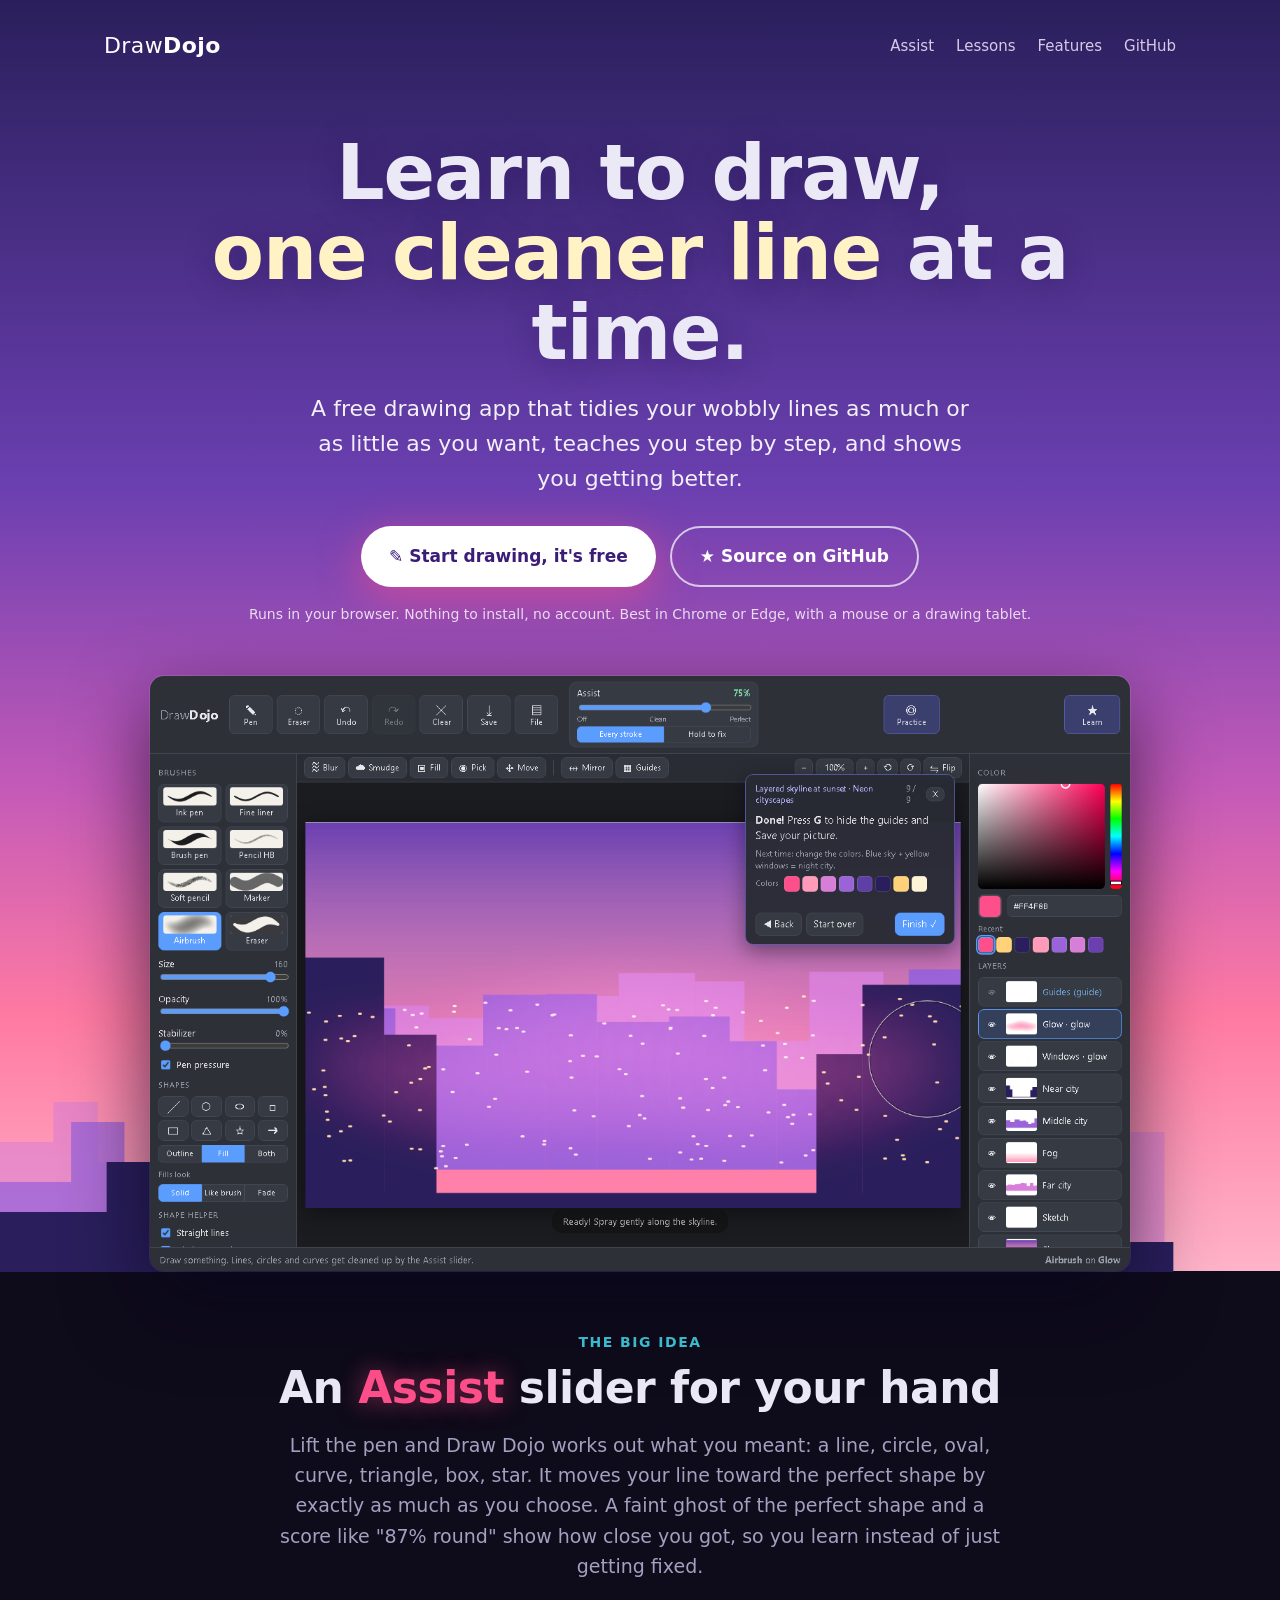
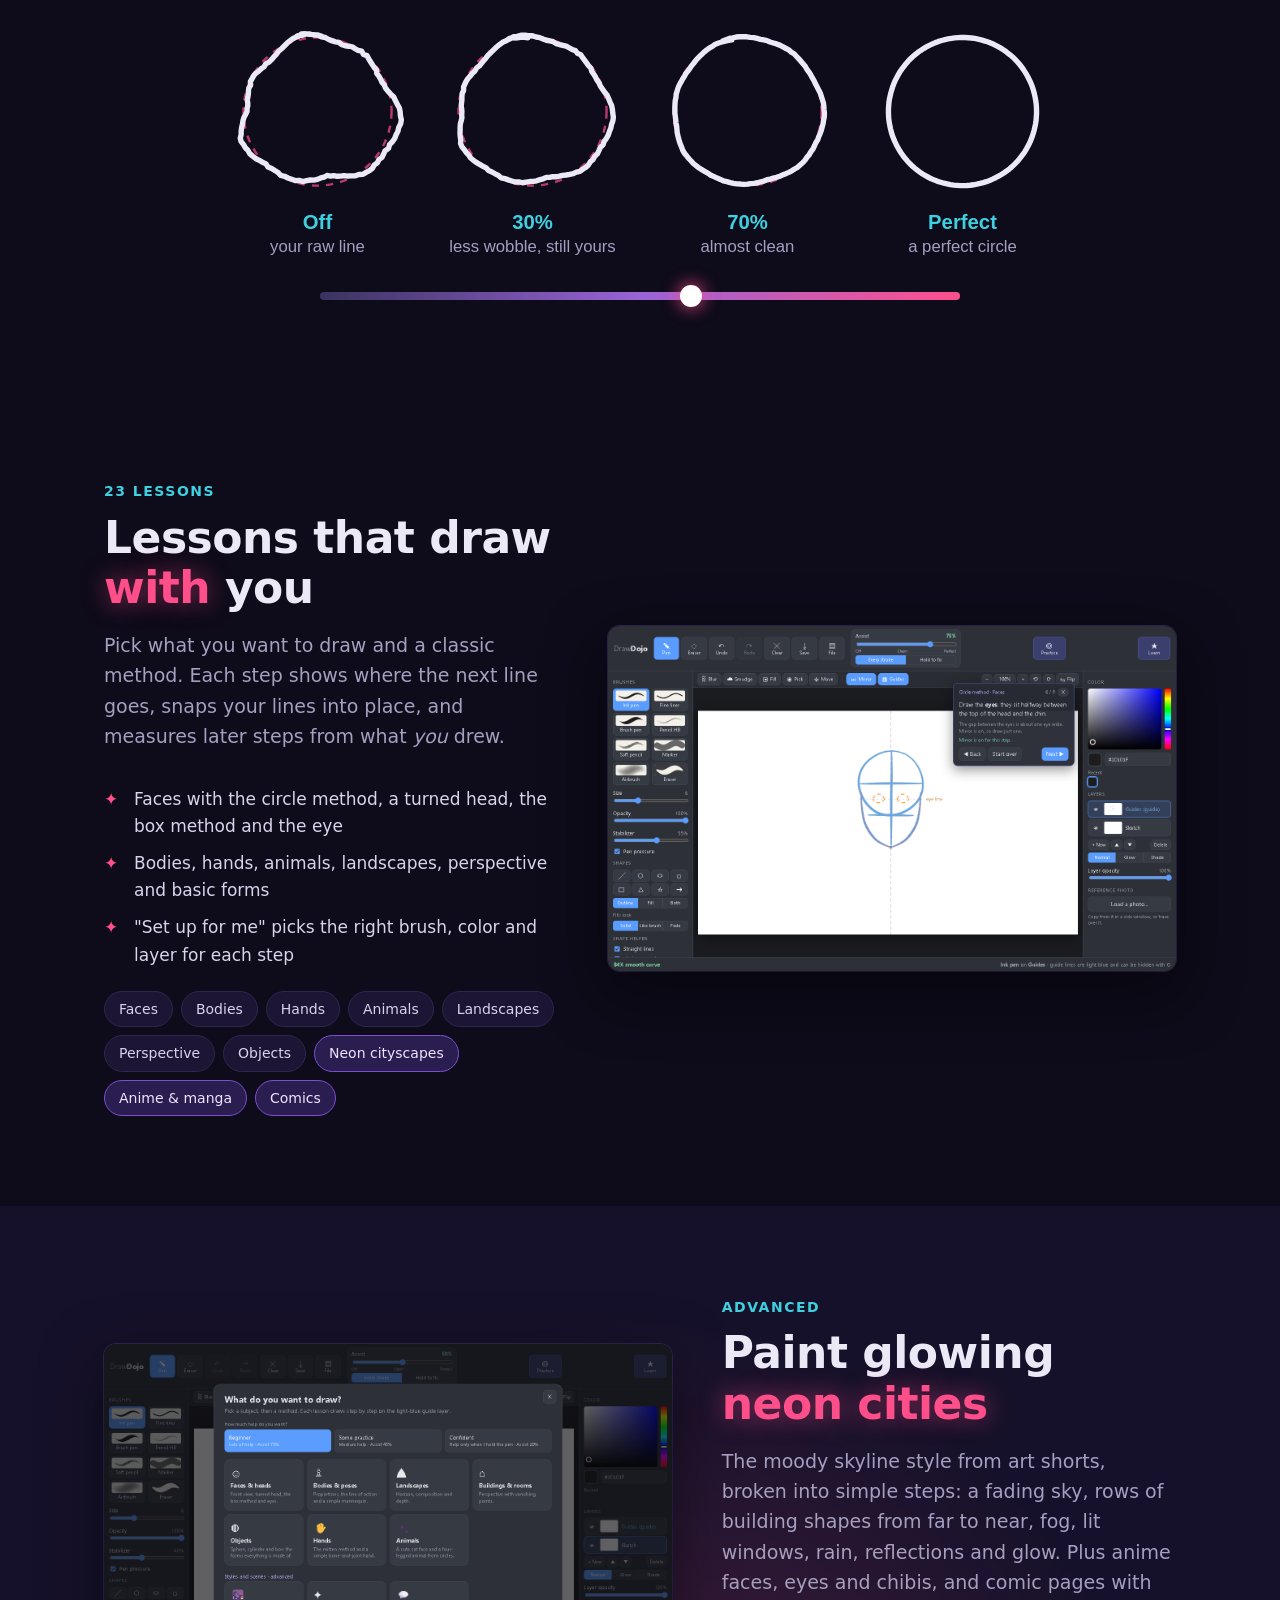
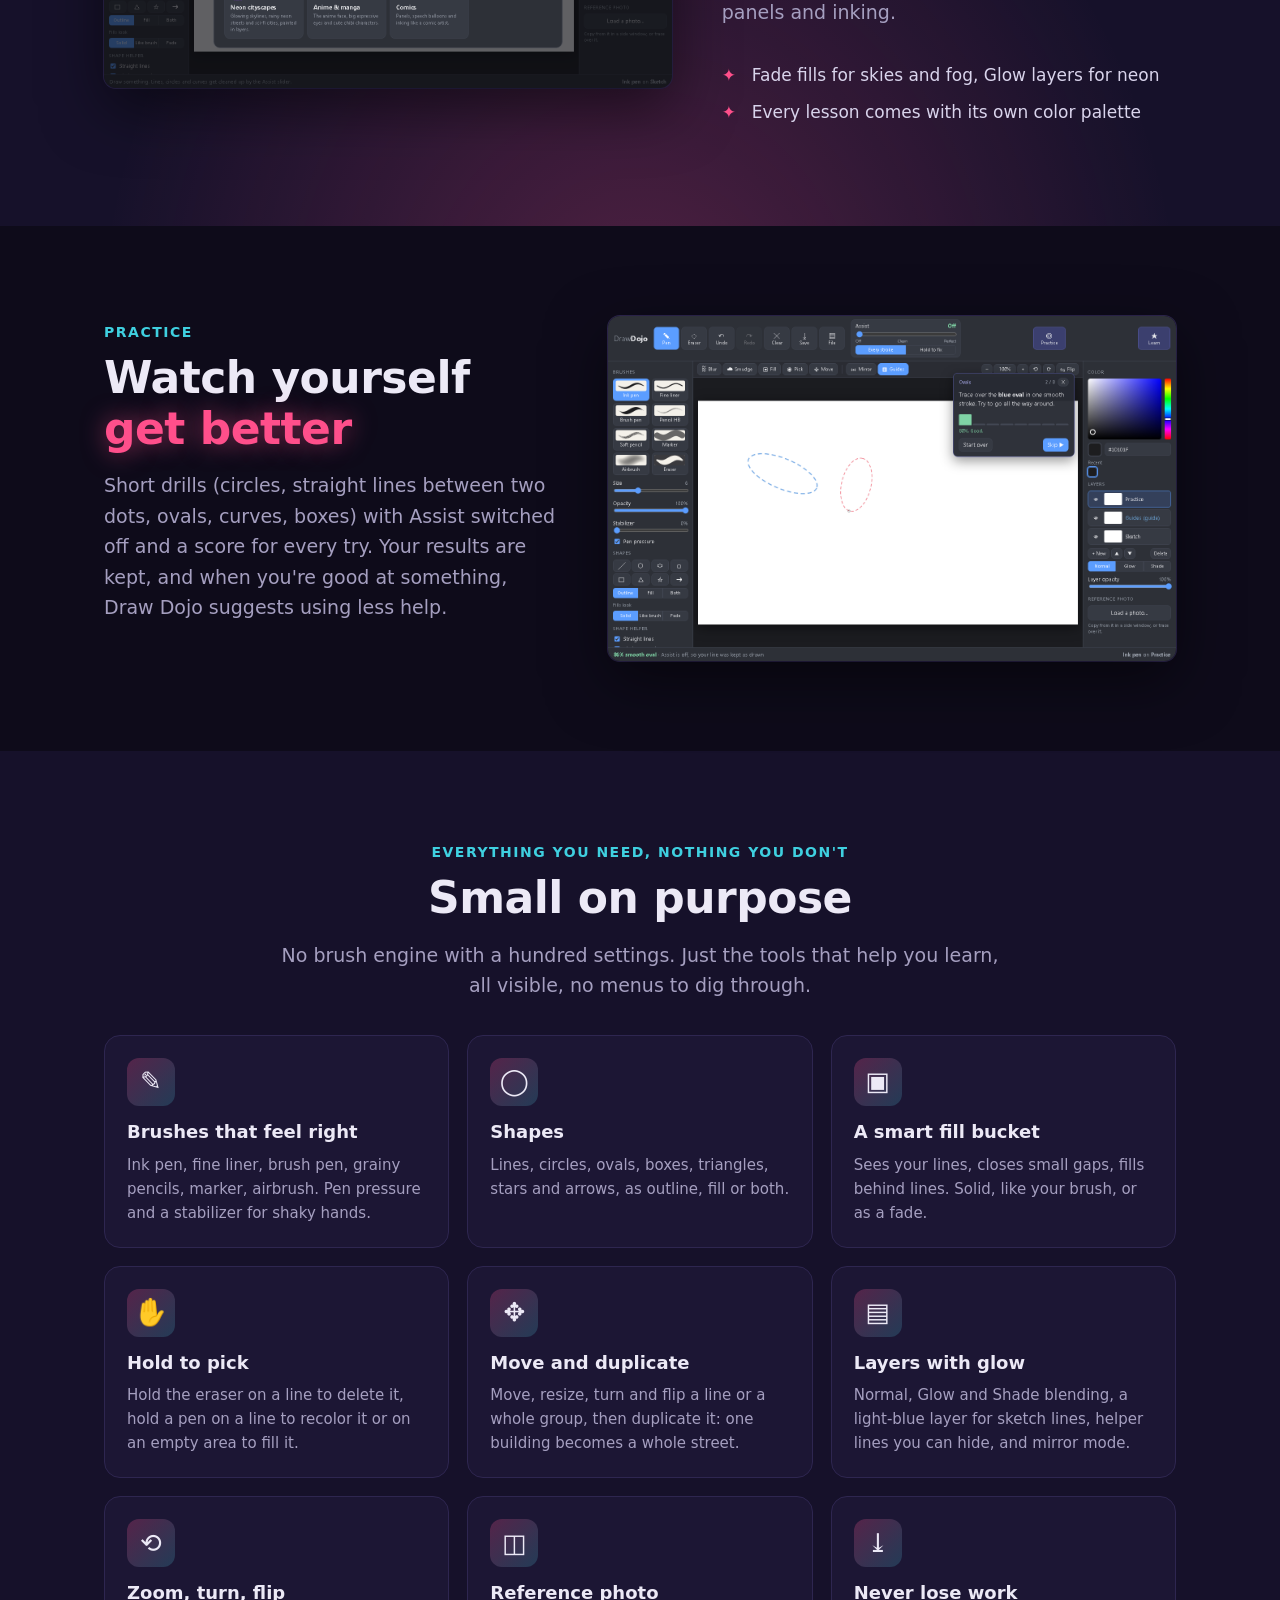
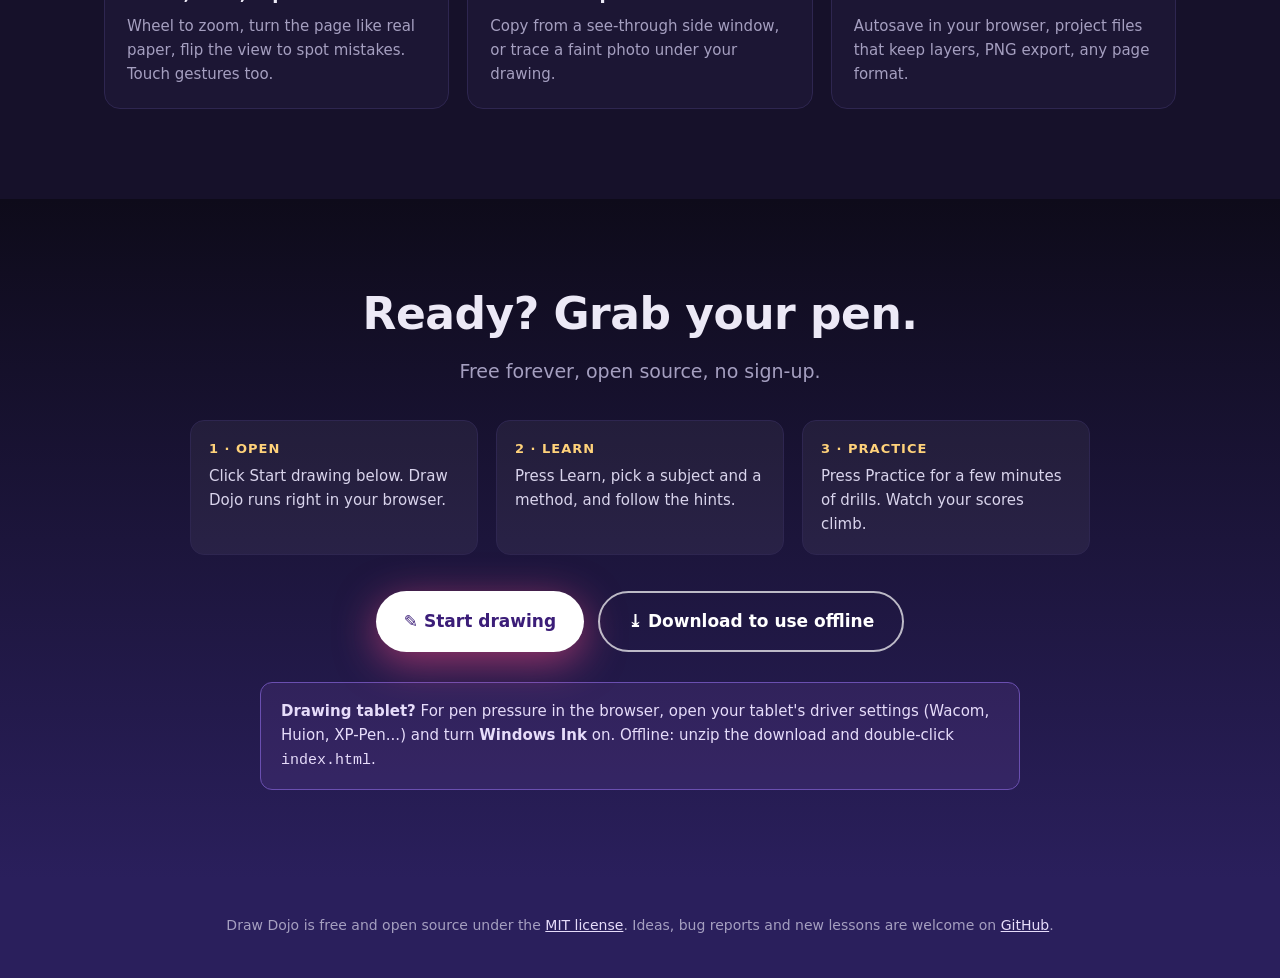
<file: index.html>
<!doctype html>
<html lang="en">
<head>
<meta charset="utf-8">
<meta name="viewport" content="width=device-width, initial-scale=1">
<title>Draw Dojo</title>
<meta name="description" content="A free drawing app that helps you learn to draw: an Assist slider that tidies your wobbly lines, step-by-step lessons and practice drills. Runs in your browser.">
<meta property="og:title" content="Draw Dojo: learn to draw, one cleaner line at a time">
<meta property="og:description" content="Free drawing app with an Assist slider, 23 step-by-step lessons (faces, anime, neon cityscapes, comics) and practice drills. Nothing to install.">
<meta property="og:image" content="https://forkandcompile.github.io/draw-dojo/docs/screenshot.png">
<meta property="og:url" content="https://forkandcompile.github.io/draw-dojo/">
<meta name="twitter:card" content="summary_large_image">
<link rel="icon" href="data:image/svg+xml,%3Csvg xmlns='http://www.w3.org/2000/svg' viewBox='0 0 64 64'%3E%3Crect width='64' height='64' rx='14' fill='%2314102a'/%3E%3Ccircle cx='32' cy='32' r='17' fill='none' stroke='%23ff4f8b' stroke-width='5'/%3E%3Ccircle cx='32' cy='32' r='5' fill='%233fd0e0'/%3E%3C/svg%3E">
<style>
  :root {
    --bg: #0e0b1a; --bg2: #16112a; --card: #1c1634; --line: #2e2650;
    --text: #ece9f6; --muted: #a59fc0;
    --pink: #ff4f8b; --purple: #9a63d8; --cyan: #3fd0e0; --gold: #ffd27a;
  }
  * { box-sizing: border-box; }
  html { scroll-behavior: smooth; }
  body { overflow-x: hidden; margin: 0; background: var(--bg); color: var(--text); font: 17px/1.6 "Segoe UI", system-ui, -apple-system, sans-serif; }
  a { color: var(--cyan); }
  img { max-width: 100%; height: auto; display: block; }
  .wrap { max-width: 1120px; margin: 0 auto; padding: 0 24px; }

  /* ---------- hero: a sunset city made of layers, like the lessons teach ---------- */
  .hero { position: relative; padding: 28px 0 0;
    background: linear-gradient(180deg, #2a1f5c 0%, #6a3fb0 38%, #c45ab8 62%, #ff7aa2 80%, #ffb3c9 100%); }
  .hero nav { display: flex; align-items: center; gap: 22px; font-size: 15px; }
  .brand { font-size: 22px; font-weight: 300; letter-spacing: .4px; color: #fff; text-decoration: none; margin-right: auto; }
  .brand b { font-weight: 700; }
  .hero nav a:not(.brand) { color: #f3e9ff; text-decoration: none; opacity: .85; }
  .hero nav a:not(.brand):hover { opacity: 1; }
  .hero-text { position: relative; z-index: 3; text-align: center; padding: 70px 0 40px; }
  .hero h1 { font-size: clamp(40px, 6.5vw, 76px); line-height: 1.05; margin: 0 0 18px; font-weight: 800; letter-spacing: -1px; text-shadow: 0 4px 30px rgba(42, 20, 90, .45); }
  .hero h1 span { color: #fff2c4; }
  .hero p.lead { font-size: clamp(18px, 2.2vw, 22px); max-width: 680px; margin: 0 auto 30px; color: #fff; opacity: .92; }
  .btns { display: flex; gap: 14px; justify-content: center; flex-wrap: wrap; }
  .btn { display: inline-flex; align-items: center; gap: 10px; padding: 15px 28px; border-radius: 999px; font-weight: 700; font-size: 17px; text-decoration: none; transition: transform .15s, box-shadow .15s; }
  .btn:hover { transform: translateY(-2px); }
  .btn.main { background: #fff; color: #3b1d78; box-shadow: 0 10px 40px rgba(255, 79, 139, .55); }
  .btn.ghost { color: #fff; border: 2px solid rgba(255, 255, 255, .7); }
  .hero small.hint { display: block; margin-top: 16px; color: #fff; opacity: .8; font-size: 14px; }
  .skyline { position: absolute; left: 0; right: 0; bottom: -1px; width: 100%; height: 300px; z-index: 1; display: block; }
  .shot-hero { position: relative; z-index: 2; margin: 10px auto -140px; width: 100%; max-width: 980px; border-radius: 14px; overflow: hidden;
    box-shadow: 0 30px 80px rgba(10, 5, 30, .7), 0 0 0 1px rgba(255, 255, 255, .12); }

  /* ---------- sections ---------- */
  section { padding: 90px 0; }
  section.first { padding-top: 200px; }
  h2 { font-size: clamp(30px, 4vw, 44px); line-height: 1.15; margin: 0 0 16px; letter-spacing: -.5px; }
  h2 .glow { color: var(--pink); text-shadow: 0 0 24px rgba(255, 79, 139, .55); }
  .kicker { color: var(--cyan); font-weight: 700; font-size: 14px; letter-spacing: 1.5px; text-transform: uppercase; margin-bottom: 10px; }
  p.sub { color: var(--muted); font-size: 19px; max-width: 720px; margin: 0 0 34px; }
  .center { text-align: center; } .center p.sub { margin-left: auto; margin-right: auto; }

  .assist-demo { width: 100%; max-width: 860px; margin: 10px auto 0; display: block; }
  .assist-demo .ink { fill: none; stroke: var(--text); stroke-width: 4.5; stroke-linecap: round; stroke-linejoin: round;
    stroke-dasharray: 520; stroke-dashoffset: 520; animation: draw 1.4s ease-out forwards; }
  .assist-demo .ghost { fill: none; stroke: var(--pink); stroke-width: 2; stroke-dasharray: 6 6; opacity: .7; }
  .assist-demo .lbl { fill: var(--cyan); font: 700 17px "Segoe UI", sans-serif; text-anchor: middle; }
  .assist-demo .note { fill: var(--muted); font: 14px "Segoe UI", sans-serif; text-anchor: middle; }
  @keyframes draw { to { stroke-dashoffset: 0; } }
  .slider-bar { max-width: 640px; margin: 26px auto 0; height: 8px; border-radius: 4px; background: linear-gradient(90deg, #3a3360, var(--purple), var(--pink)); position: relative; }
  .slider-bar::after { content: ""; position: absolute; left: 58%; top: 50%; width: 22px; height: 22px; margin: -11px 0 0 -11px; border-radius: 50%; background: #fff; box-shadow: 0 0 18px var(--pink); }

  .split { display: grid; grid-template-columns: 1fr 1.25fr; gap: 50px; align-items: center; }
  .split.flip { grid-template-columns: 1.25fr 1fr; }
  .split.flip > :first-child { order: 2; }
  .frame { border-radius: 12px; overflow: hidden; box-shadow: 0 20px 60px rgba(0, 0, 0, .5), 0 0 0 1px var(--line); }
  ul.ticks { list-style: none; padding: 0; margin: 0; }
  ul.ticks li { padding-left: 30px; position: relative; margin: 10px 0; color: #d9d4ec; }
  ul.ticks li::before { content: "✦"; position: absolute; left: 0; color: var(--pink); }
  .chips { display: flex; flex-wrap: wrap; gap: 8px; margin-top: 22px; }
  .chips span { padding: 6px 14px; border-radius: 999px; background: var(--card); border: 1px solid var(--line); font-size: 14px; color: #d9d4ec; }
  .chips span.adv { border-color: #7d4fd0; background: #2a1d4f; color: #f0e3ff; }

  .city { background: radial-gradient(ellipse at 50% 120%, rgba(255, 79, 139, .25), transparent 60%), var(--bg2); }

  .grid { display: grid; grid-template-columns: repeat(3, 1fr); gap: 18px; }
  .feat { background: var(--card); border: 1px solid var(--line); border-radius: 16px; padding: 22px; }
  .feat .ic { font-size: 26px; width: 48px; height: 48px; display: grid; place-items: center; border-radius: 12px; margin-bottom: 12px;
    background: linear-gradient(135deg, rgba(255, 79, 139, .25), rgba(63, 208, 224, .2)); }
  .feat h3 { margin: 0 0 6px; font-size: 18px; }
  .feat p { margin: 0; color: var(--muted); font-size: 15px; }

  .cta { text-align: center; background: linear-gradient(180deg, var(--bg) 0%, #2a1f5c 100%); }
  .cta .steps { display: grid; grid-template-columns: repeat(3, 1fr); gap: 18px; max-width: 900px; margin: 34px auto 36px; text-align: left; }
  .cta .steps div { background: rgba(255, 255, 255, .05); border: 1px solid var(--line); border-radius: 14px; padding: 18px; color: #d9d4ec; font-size: 15px; }
  .cta .steps b { display: block; color: var(--gold); font-size: 13px; letter-spacing: 1px; margin-bottom: 4px; }
  .tip { max-width: 760px; margin: 30px auto 0; padding: 16px 20px; border-radius: 12px; border: 1px solid #6a4fb0; background: rgba(154, 99, 216, .12); color: #e6dcfa; font-size: 15px; text-align: left; }
  footer { padding: 34px 0 44px; color: var(--muted); font-size: 14px; text-align: center; background: #2a1f5c; }
  footer a { color: #e6dcfa; }

  @media (max-width: 860px) {
    .split, .split.flip, .grid, .cta .steps { grid-template-columns: 1fr; }
    .split.flip > :first-child { order: 0; }
    .hero nav a.hide-sm { display: none; }
    .shot-hero { margin-bottom: -60px; }
    section.first { padding-top: 120px; }
    section { padding: 64px 0; }
  }
</style>
</head>
<body>

<header class="hero">
  <div class="wrap">
    <nav>
      <a class="brand" href="./">Draw<b>Dojo</b></a>
      <a class="hide-sm" href="#assist">Assist</a>
      <a class="hide-sm" href="#lessons">Lessons</a>
      <a class="hide-sm" href="#features">Features</a>
      <a href="https://github.com/ForkAndCompile/draw-dojo">GitHub</a>
    </nav>
    <div class="hero-text">
      <h1>Learn to draw,<br><span>one cleaner line</span> at a time.</h1>
      <p class="lead">A free drawing app that tidies your wobbly lines as much or as little as you want, teaches you step by step, and shows you getting better.</p>
      <div class="btns">
        <a class="btn main" href="app.html">✎ Start drawing, it's free</a>
        <a class="btn ghost" href="https://github.com/ForkAndCompile/draw-dojo">★ Source on GitHub</a>
      </div>
      <small class="hint">Runs in your browser. Nothing to install, no account. Best in Chrome or Edge, with a mouse or a drawing tablet.</small>
    </div>
    <img class="shot-hero" src="docs/screenshot.png" alt="Draw Dojo painting a neon city skyline at sunset, with the lesson panel showing the color palette" width="1400" height="850">
  </div>
  <svg class="skyline" viewBox="0 0 1440 300" preserveAspectRatio="none" aria-hidden="true">
    <path fill="#d77fd8" opacity=".55" d="M0 300V170h60v-40h50v60h70V120h40v70h90v-50h60v30h80V110h50v80h70v-40h60v50h90V130h40v60h80v-30h60v40h90V115h50v75h70v-50h60v40h90v-20h50V300z"/>
    <path fill="#9a63d8" opacity=".75" d="M0 300V210h80v-60h60v80h90v-40h50v50h100V160h60v70h80v-30h70v50h90V180h60v40h90v-60h50v80h80v-40h60v40h90v-30h80V300z"/>
    <path fill="#2a1f5c" d="M0 300V240h120v-50h70v60h140v-30h80v40h160v-20h90v30h150v-40h70v50h140v-30h90v40h120v-20h90v50z"/>
  </svg>
</header>

<main>
  <section class="first" id="assist">
    <div class="wrap center">
      <div class="kicker">The big idea</div>
      <h2>An <span class="glow">Assist</span> slider for your hand</h2>
      <p class="sub">Lift the pen and Draw Dojo works out what you meant: a line, circle, oval, curve, triangle, box, star. It moves your line toward the perfect shape by exactly as much as you choose. A faint ghost of the perfect shape and a score like "87% round" show how close you got, so you learn instead of just getting fixed.</p>
      <svg class="assist-demo" viewBox="0 0 720 210" role="img" aria-label="The same wobbly circle at Assist off, 30%, 70% and perfect"><circle cx="90" cy="80" r="62" class="ghost"/><path d="M67.5 20.1 L70.5 18.5 L73.5 16.4 L76.9 16.2 L80.2 15.0 L83.6 15.1 L87.0 15.9 L90.3 15.9 L93.4 17.5 L96.5 18.0 L99.4 19.7 L102.3 20.9 L105.1 21.6 L108.0 22.1 L110.4 24.1 L113.2 24.9 L116.1 25.3 L119.1 25.8 L121.5 27.4 L124.0 28.8 L127.0 29.5 L128.5 32.2 L131.5 33.2 L132.9 35.9 L134.4 38.3 L135.9 40.7 L137.4 43.0 L139.3 45.1 L139.7 48.2 L141.4 50.4 L142.8 52.8 L143.9 55.4 L145.8 57.6 L146.9 60.3 L148.8 62.7 L151.1 65.2 L153.8 67.8 L155.2 70.8 L156.7 73.8 L158.5 76.9 L159.2 80.2 L159.4 83.5 L160.2 86.9 L159.6 90.2 L158.0 93.3 L157.3 96.6 L155.8 99.5 L154.6 102.6 L152.7 105.3 L150.3 107.7 L149.5 110.8 L146.6 112.8 L145.3 115.6 L144.0 118.4 L141.4 120.3 L140.0 123.0 L137.4 124.9 L135.9 127.6 L133.5 129.5 L130.7 130.9 L128.1 132.5 L124.6 132.7 L121.8 133.7 L118.5 133.9 L115.4 134.0 L112.2 133.7 L109.4 134.1 L106.5 134.2 L103.5 133.6 L100.8 134.0 L98.0 133.5 L95.5 135.0 L92.7 135.6 L89.9 136.8 L86.9 137.4 L84.0 137.3 L80.8 137.9 L77.6 138.6 L74.6 137.6 L71.2 137.8 L68.3 136.7 L65.3 135.6 L62.4 134.2 L59.2 133.5 L57.0 131.0 L54.3 129.4 L51.6 127.7 L48.6 126.5 L46.9 123.8 L43.9 122.5 L41.2 120.8 L38.2 119.3 L35.7 117.3 L33.2 115.2 L31.8 112.5 L29.6 110.3 L28.1 107.7 L26.1 105.2 L25.3 102.4 L26.1 99.0 L26.1 96.1 L26.5 93.2 L27.2 90.3 L27.6 87.6 L28.4 85.0 L29.8 82.4 L31.0 79.9 L31.0 77.6 L31.6 75.2 L31.6 72.8 L31.2 70.3 L31.7 67.9 L32.1 65.4 L32.2 62.8 L32.5 60.2 L34.0 58.0 L33.8 54.9 L35.1 52.6 L36.5 50.1 L38.3 48.0 L40.8 46.2 L42.8 44.2 L45.2 42.6 L46.7 40.1 L49.4 38.7 L51.5 36.6 L53.4 34.3 L55.5 32.1 L57.4 29.5 L59.9 27.4 L62.2 25.1 L64.7 22.6 L67.4 20.5 L70.2 18.4 L73.4 17.4 L76.4 15.1 L79.9 14.9 L83.4 15.4 L86.7 15.6 L90.0 16.0 L93.2 16.9" class="ink" style="animation-delay:0.00s"/><text x="90" y="178" class="lbl">Off</text><text x="90" y="198" class="note">your raw line</text><circle cx="270" cy="80" r="62" class="ghost"/><path d="M248.2 20.5 L251.1 19.1 L254.0 17.4 L257.2 17.1 L260.3 16.1 L263.6 16.1 L266.8 16.5 L269.9 16.5 L273.0 17.6 L276.0 18.1 L278.8 19.3 L281.6 20.3 L284.5 20.9 L287.3 21.5 L289.8 23.1 L292.5 23.9 L295.3 24.5 L298.2 25.2 L300.6 26.6 L303.1 28.0 L305.9 29.0 L307.7 31.3 L310.4 32.5 L312.0 34.9 L313.7 37.2 L315.4 39.5 L317.0 41.7 L318.9 43.8 L319.7 46.6 L321.4 48.8 L322.8 51.2 L324.0 53.7 L325.7 56.0 L326.8 58.6 L328.5 61.1 L330.3 63.7 L332.5 66.3 L333.7 69.1 L334.9 72.1 L336.3 75.1 L336.9 78.2 L337.2 81.4 L337.7 84.6 L337.3 87.7 L336.2 90.7 L335.6 93.8 L334.4 96.7 L333.4 99.7 L331.9 102.4 L330.0 104.9 L329.1 107.8 L326.8 110.0 L325.6 112.7 L324.3 115.4 L322.1 117.5 L320.7 120.1 L318.4 122.1 L316.8 124.7 L314.7 126.7 L312.1 128.3 L309.7 130.0 L306.7 130.7 L304.1 132.0 L301.1 132.6 L298.2 133.1 L295.3 133.4 L292.6 134.1 L289.9 134.6 L287.0 134.5 L284.4 135.1 L281.6 135.1 L279.0 136.3 L276.3 137.0 L273.5 138.0 L270.6 138.5 L267.7 138.6 L264.7 139.1 L261.6 139.6 L258.7 138.9 L255.5 139.0 L252.6 138.1 L249.7 137.2 L246.8 136.1 L243.7 135.5 L241.4 133.5 L238.7 132.1 L236.1 130.6 L233.2 129.4 L231.2 127.2 L228.4 125.8 L225.8 124.2 L223.1 122.7 L220.6 120.8 L218.2 118.9 L216.6 116.4 L214.5 114.2 L212.8 111.8 L210.9 109.5 L209.8 106.8 L209.9 103.8 L209.5 101.0 L209.3 98.3 L209.4 95.5 L209.4 92.9 L209.6 90.3 L210.3 87.7 L210.9 85.2 L210.7 82.7 L210.9 80.2 L210.7 77.7 L210.3 75.2 L210.6 72.6 L210.9 70.1 L210.9 67.4 L211.2 64.7 L212.3 62.4 L212.3 59.4 L213.4 56.9 L214.6 54.4 L216.1 52.1 L218.0 50.1 L219.7 47.9 L221.8 46.0 L223.2 43.5 L225.5 41.8 L227.3 39.6 L229.2 37.3 L231.1 35.1 L233.0 32.6 L235.3 30.5 L237.5 28.3 L239.8 26.0 L242.4 24.0 L245.0 22.0 L247.9 20.8 L250.7 18.8 L253.9 18.2 L257.0 18.2 L260.1 17.9 L263.2 17.9 L266.2 18.2" class="ink" style="animation-delay:0.35s"/><text x="270" y="178" class="lbl">30%</text><text x="270" y="198" class="note">less wobble, still yours</text><circle cx="450" cy="80" r="62" class="ghost"/><path d="M429.2 21.0 L432.0 19.9 L434.7 18.8 L437.7 18.3 L440.6 17.6 L443.5 17.4 L446.5 17.4 L449.4 17.4 L452.3 17.9 L455.2 18.1 L458.0 18.8 L460.8 19.5 L463.6 20.0 L466.3 20.6 L468.9 21.8 L471.6 22.6 L474.3 23.4 L477.0 24.4 L479.4 25.7 L481.9 27.0 L484.5 28.3 L486.5 30.2 L489.0 31.6 L490.9 33.7 L492.8 35.7 L494.7 37.8 L496.5 39.9 L498.3 42.0 L499.6 44.4 L501.3 46.7 L502.8 49.0 L504.1 51.5 L505.6 53.9 L506.7 56.4 L508.1 59.0 L509.4 61.5 L510.8 64.2 L511.7 66.9 L512.6 69.7 L513.5 72.6 L513.9 75.5 L514.1 78.5 L514.4 81.4 L514.3 84.4 L513.7 87.2 L513.3 90.1 L512.5 93.0 L511.8 95.8 L510.8 98.5 L509.6 101.1 L508.7 103.9 L507.1 106.3 L506.0 108.9 L504.7 111.5 L503.0 113.8 L501.6 116.3 L499.7 118.4 L498.1 120.8 L496.2 122.9 L494.0 124.8 L491.9 126.7 L489.4 128.1 L487.1 129.6 L484.6 130.9 L482.1 132.0 L479.5 133.0 L477.0 134.1 L474.4 135.1 L471.7 135.7 L469.1 136.6 L466.4 137.1 L463.8 138.2 L461.1 138.8 L458.4 139.6 L455.6 140.1 L452.7 140.3 L449.9 140.7 L446.9 141.0 L444.1 140.7 L441.1 140.6 L438.3 140.1 L435.5 139.5 L432.7 138.7 L429.8 138.1 L427.3 136.8 L424.6 135.7 L422.0 134.5 L419.3 133.3 L417.1 131.7 L414.5 130.3 L412.0 128.8 L409.5 127.3 L407.2 125.5 L404.9 123.7 L403.0 121.6 L401.0 119.5 L399.2 117.3 L397.3 115.1 L395.9 112.7 L395.0 110.2 L393.9 107.6 L393.0 105.1 L392.3 102.5 L391.6 99.9 L391.1 97.3 L390.9 94.7 L390.7 92.2 L390.1 89.6 L389.9 87.0 L389.6 84.3 L389.2 81.6 L389.2 79.0 L389.2 76.3 L389.3 73.5 L389.5 70.8 L390.1 68.2 L390.3 65.4 L391.1 62.7 L391.9 60.1 L393.0 57.6 L394.4 55.2 L395.7 52.8 L397.2 50.5 L398.5 48.0 L400.2 45.9 L401.9 43.6 L403.5 41.3 L405.3 39.1 L407.1 36.8 L409.1 34.7 L411.2 32.6 L413.4 30.5 L415.7 28.6 L418.0 26.8 L420.6 25.4 L423.1 23.6 L425.8 22.6 L428.6 21.8 L431.4 21.0 L434.1 20.4 L436.9 20.0" class="ink" style="animation-delay:0.70s"/><text x="450" y="178" class="lbl">70%</text><text x="450" y="198" class="note">almost clean</text><path d="M610.0 21.3 L612.6 20.5 L615.3 19.8 L618.0 19.2 L620.8 18.7 L623.5 18.3 L626.3 18.1 L629.1 18.0 L631.8 18.0 L634.6 18.2 L637.4 18.4 L640.2 18.8 L642.9 19.4 L645.6 20.0 L648.3 20.8 L650.9 21.6 L653.5 22.6 L656.1 23.7 L658.6 25.0 L661.0 26.3 L663.4 27.7 L665.7 29.3 L667.9 31.0 L670.1 32.7 L672.2 34.5 L674.2 36.5 L676.1 38.5 L677.9 40.6 L679.6 42.8 L681.2 45.1 L682.7 47.4 L684.1 49.8 L685.4 52.3 L686.6 54.8 L687.7 57.3 L688.7 60.0 L689.5 62.6 L690.2 65.3 L690.8 68.0 L691.3 70.8 L691.7 73.5 L691.9 76.3 L692.0 79.1 L692.0 81.8 L691.8 84.6 L691.6 87.4 L691.2 90.2 L690.6 92.9 L690.0 95.6 L689.2 98.3 L688.4 100.9 L687.4 103.5 L686.3 106.1 L685.0 108.6 L683.7 111.0 L682.3 113.4 L680.7 115.7 L679.0 117.9 L677.3 120.1 L675.5 122.2 L673.5 124.2 L671.5 126.1 L669.4 127.9 L667.2 129.6 L664.9 131.2 L662.6 132.7 L660.2 134.1 L657.7 135.4 L655.2 136.6 L652.7 137.7 L650.0 138.7 L647.4 139.5 L644.7 140.2 L642.0 140.8 L639.2 141.3 L636.5 141.7 L633.7 141.9 L630.9 142.0 L628.2 142.0 L625.4 141.8 L622.6 141.6 L619.8 141.2 L617.1 140.6 L614.4 140.0 L611.7 139.2 L609.1 138.4 L606.5 137.4 L603.9 136.3 L601.4 135.0 L599.0 133.7 L596.6 132.3 L594.3 130.7 L592.1 129.0 L589.9 127.3 L587.8 125.5 L585.8 123.5 L583.9 121.5 L582.1 119.4 L580.4 117.2 L578.8 114.9 L577.3 112.6 L575.9 110.2 L574.6 107.7 L573.4 105.2 L572.3 102.7 L571.3 100.0 L570.5 97.4 L569.8 94.7 L569.2 92.0 L568.7 89.2 L568.3 86.5 L568.1 83.7 L568.0 80.9 L568.0 78.2 L568.2 75.4 L568.4 72.6 L568.8 69.8 L569.4 67.1 L570.0 64.4 L570.8 61.7 L571.6 59.1 L572.6 56.5 L573.7 53.9 L575.0 51.4 L576.3 49.0 L577.7 46.6 L579.3 44.3 L581.0 42.1 L582.7 39.9 L584.5 37.8 L586.5 35.8 L588.5 33.9 L590.6 32.1 L592.8 30.4 L595.1 28.8 L597.4 27.3 L599.8 25.9 L602.3 24.6 L604.8 23.4 L607.3 22.3 L610.0 21.3" class="ink" style="animation-delay:1.05s"/><text x="630" y="178" class="lbl">Perfect</text><text x="630" y="198" class="note">a perfect circle</text></svg>
      <div class="slider-bar" aria-hidden="true"></div>
    </div>
  </section>

  <section id="lessons">
    <div class="wrap split">
      <div>
        <div class="kicker">23 lessons</div>
        <h2>Lessons that draw <span class="glow">with</span> you</h2>
        <p class="sub">Pick what you want to draw and a classic method. Each step shows where the next line goes, snaps your lines into place, and measures later steps from what <em>you</em> drew.</p>
        <ul class="ticks">
          <li>Faces with the circle method, a turned head, the box method and the eye</li>
          <li>Bodies, hands, animals, landscapes, perspective and basic forms</li>
          <li>"Set up for me" picks the right brush, color and layer for each step</li>
        </ul>
        <div class="chips">
          <span>Faces</span><span>Bodies</span><span>Hands</span><span>Animals</span><span>Landscapes</span><span>Perspective</span><span>Objects</span>
          <span class="adv">Neon cityscapes</span><span class="adv">Anime &amp; manga</span><span class="adv">Comics</span>
        </div>
      </div>
      <div class="frame"><img src="docs/shot-face.png" alt="The circle-method face lesson: guide lines snapped into place and hints for the eyes" loading="lazy" width="1400" height="850"></div>
    </div>
  </section>

  <section class="city">
    <div class="wrap split flip">
      <div>
        <div class="kicker">Advanced</div>
        <h2>Paint glowing <span class="glow">neon cities</span></h2>
        <p class="sub">The moody skyline style from art shorts, broken into simple steps: a fading sky, rows of building shapes from far to near, fog, lit windows, rain, reflections and glow. Plus anime faces, eyes and chibis, and comic pages with panels and inking.</p>
        <ul class="ticks">
          <li>Fade fills for skies and fog, Glow layers for neon</li>
          <li>Every lesson comes with its own color palette</li>
        </ul>
      </div>
      <div class="frame"><img src="docs/shot-learn.png" alt="The Learn menu with beginner subjects and the advanced Neon cityscapes, Anime and Comics lessons" loading="lazy" width="1400" height="850"></div>
    </div>
  </section>

  <section>
    <div class="wrap split">
      <div>
        <div class="kicker">Practice</div>
        <h2>Watch yourself <span class="glow">get better</span></h2>
        <p class="sub">Short drills (circles, straight lines between two dots, ovals, curves, boxes) with Assist switched off and a score for every try. Your results are kept, and when you're good at something, Draw Dojo suggests using less help.</p>
      </div>
      <div class="frame"><img src="docs/shot-practice.png" alt="An oval tracing drill with a score bar for each try" loading="lazy" width="1400" height="850"></div>
    </div>
  </section>

  <section id="features" style="background: var(--bg2)">
    <div class="wrap">
      <div class="center">
        <div class="kicker">Everything you need, nothing you don't</div>
        <h2>Small on purpose</h2>
        <p class="sub">No brush engine with a hundred settings. Just the tools that help you learn, all visible, no menus to dig through.</p>
      </div>
      <div class="grid">
        <div class="feat"><div class="ic">✎</div><h3>Brushes that feel right</h3><p>Ink pen, fine liner, brush pen, grainy pencils, marker, airbrush. Pen pressure and a stabilizer for shaky hands.</p></div>
        <div class="feat"><div class="ic">◯</div><h3>Shapes</h3><p>Lines, circles, ovals, boxes, triangles, stars and arrows, as outline, fill or both.</p></div>
        <div class="feat"><div class="ic">▣</div><h3>A smart fill bucket</h3><p>Sees your lines, closes small gaps, fills behind lines. Solid, like your brush, or as a fade.</p></div>
        <div class="feat"><div class="ic">✋</div><h3>Hold to pick</h3><p>Hold the eraser on a line to delete it, hold a pen on a line to recolor it or on an empty area to fill it.</p></div>
        <div class="feat"><div class="ic">✥</div><h3>Move and duplicate</h3><p>Move, resize, turn and flip a line or a whole group, then duplicate it: one building becomes a whole street.</p></div>
        <div class="feat"><div class="ic">▤</div><h3>Layers with glow</h3><p>Normal, Glow and Shade blending, a light-blue layer for sketch lines, helper lines you can hide, and mirror mode.</p></div>
        <div class="feat"><div class="ic">⟲</div><h3>Zoom, turn, flip</h3><p>Wheel to zoom, turn the page like real paper, flip the view to spot mistakes. Touch gestures too.</p></div>
        <div class="feat"><div class="ic">◫</div><h3>Reference photo</h3><p>Copy from a see-through side window, or trace a faint photo under your drawing.</p></div>
        <div class="feat"><div class="ic">⤓</div><h3>Never lose work</h3><p>Autosave in your browser, project files that keep layers, PNG export, any page format.</p></div>
      </div>
    </div>
  </section>

  <section class="cta" id="start">
    <div class="wrap">
      <h2>Ready? Grab your pen.</h2>
      <p class="sub" style="margin: 0 auto">Free forever, open source, no sign-up.</p>
      <div class="steps">
        <div><b>1 · OPEN</b>Click Start drawing below. Draw Dojo runs right in your browser.</div>
        <div><b>2 · LEARN</b>Press Learn, pick a subject and a method, and follow the hints.</div>
        <div><b>3 · PRACTICE</b>Press Practice for a few minutes of drills. Watch your scores climb.</div>
      </div>
      <div class="btns">
        <a class="btn main" href="app.html">✎ Start drawing</a>
        <a class="btn ghost" href="https://github.com/ForkAndCompile/draw-dojo/archive/refs/heads/main.zip">⤓ Download to use offline</a>
      </div>
      <div class="tip"><b>Drawing tablet?</b> For pen pressure in the browser, open your tablet's driver settings (Wacom, Huion, XP-Pen...) and turn <b>Windows Ink</b> on. Offline: unzip the download and double-click <code>index.html</code>.</div>
    </div>
  </section>
</main>

<footer>
  <div class="wrap">
    Draw Dojo is free and open source under the <a href="https://github.com/ForkAndCompile/draw-dojo/blob/main/LICENSE">MIT license</a>.
    Ideas, bug reports and new lessons are welcome on <a href="https://github.com/ForkAndCompile/draw-dojo">GitHub</a>.
  </div>
</footer>
</body>
</html>
</file>
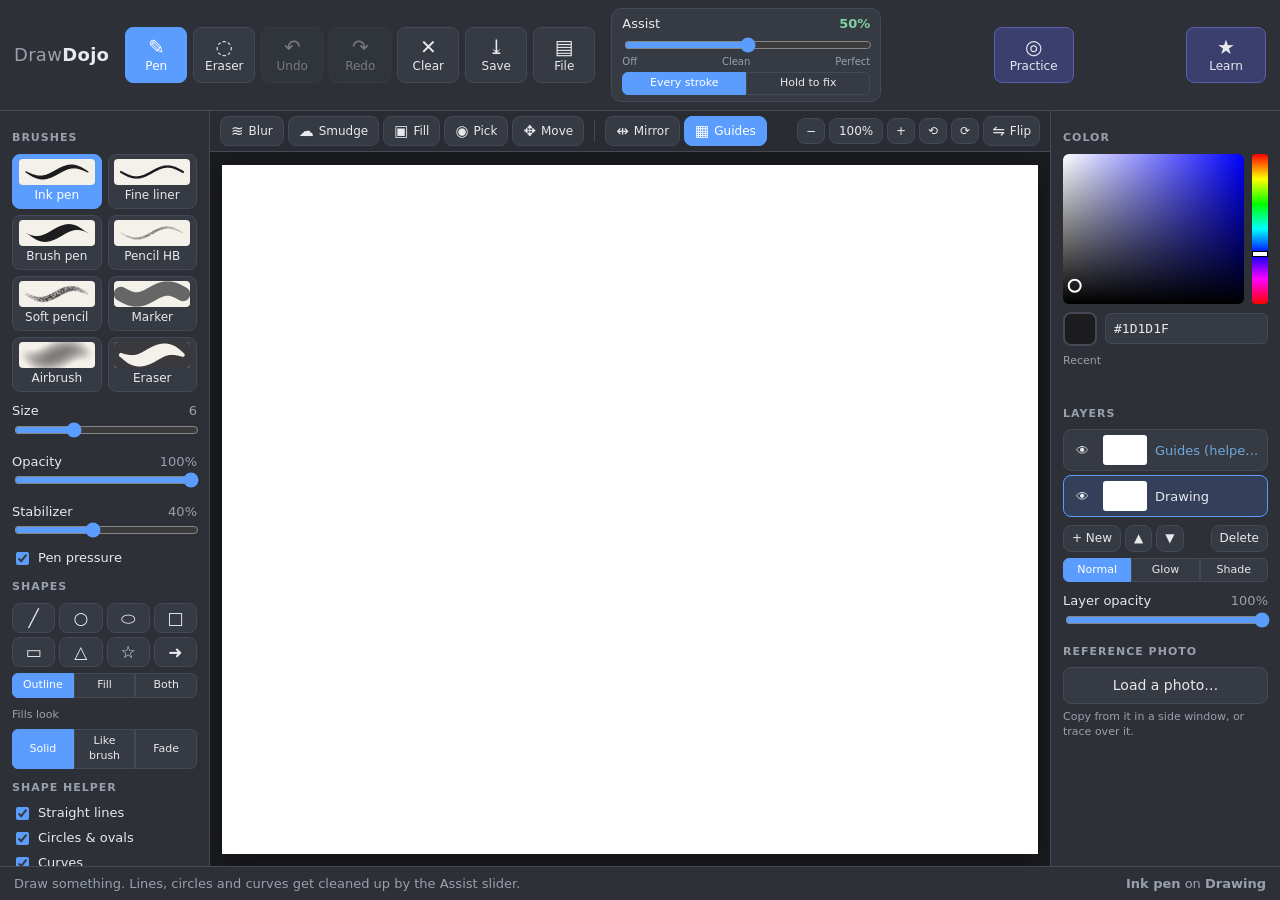
<file: app.html>
<!doctype html>
<html lang="en">
<head>
<meta charset="utf-8">
<meta name="viewport" content="width=device-width, initial-scale=1">
<title>Draw Dojo</title>
<link rel="stylesheet" href="css/style.css">
</head>
<body>

<header id="topbar">
  <div class="brand">Draw<b>Dojo</b></div>

  <div class="bigbtns">
    <button class="big tool-btn" data-tool="pen" title="Pen (B)"><span class="ic">✎</span>Pen</button>
    <button class="big tool-btn" data-tool="eraser" title="Eraser (E)"><span class="ic">◌</span>Eraser</button>
    <button class="big" id="btnUndo" title="Undo (Ctrl+Z)"><span class="ic">↶</span>Undo</button>
    <button class="big" id="btnRedo" title="Redo (Ctrl+Y)"><span class="ic">↷</span>Redo</button>
    <button class="big" id="btnClear" title="Clear this layer"><span class="ic">✕</span>Clear</button>
    <button class="big" id="btnSave" title="Save as a picture, PNG (Ctrl+S)"><span class="ic">⤓</span>Save</button>
    <button class="big" id="btnFile" title="New drawing, open, save project"><span class="ic">▤</span>File</button>
  </div>
  <div id="filePop" class="pop" hidden>
    <button id="fNew">New drawing… <small>pick a format</small></button>
    <button id="fOpen">Open… <small>project or picture</small></button>
    <button id="fSaveProj">Save project <small>keeps layers</small></button>
    <div class="pop-note" id="autosaveNote">Your drawing is saved automatically in this browser.</div>
  </div>
  <input type="file" id="fileInput" accept=".drawdojo,.drawassist,.json,image/*" hidden>

  <div class="assist-box">
    <div class="assist-head">
      <span>Assist</span><b id="assistVal">50%</b>
    </div>
    <input type="range" id="assist" min="0" max="100" value="50">
    <div class="assist-scale"><span>Off</span><span>Clean</span><span>Perfect</span></div>
    <div class="seg" id="assistMode">
      <button data-mode="always" class="on" title="Correct every stroke when you lift the pen">Every stroke</button>
      <button data-mode="hold" title="Only correct when you hold the pen still at the end of the line">Hold to fix</button>
    </div>
  </div>

  <button class="big learn" id="btnPractice" title="Short drills with scores"><span class="ic">◎</span>Practice</button>
  <button class="big learn" id="btnLearn"><span class="ic">★</span>Learn</button>
</header>

<main>
  <aside id="left" class="panel">
    <h3>Brushes</h3>
    <div class="brush-grid" id="brushList"><!-- filled from App.brushes with live previews --></div>

    <label class="slider">Size <b id="sizeVal">6</b>
      <input type="range" id="size" min="0" max="100" value="31"></label>
    <label class="slider">Opacity <b id="opacityVal">100%</b>
      <input type="range" id="opacity" min="5" max="100" value="100"></label>
    <label class="slider">Stabilizer <b id="stabVal">40%</b>
      <input type="range" id="stab" min="0" max="95" value="40"></label>
    <label class="check"><input type="checkbox" id="pressure" checked> Pen pressure</label>

    <h3>Shapes</h3>
    <div class="shape-grid" id="shapeList">
      <button class="shape-btn" data-shape="line" title="Line">╱</button>
      <button class="shape-btn" data-shape="circle" title="Circle">○</button>
      <button class="shape-btn" data-shape="oval" title="Oval">⬭</button>
      <button class="shape-btn" data-shape="square" title="Square">□</button>
      <button class="shape-btn" data-shape="rect" title="Rectangle">▭</button>
      <button class="shape-btn" data-shape="triangle" title="Triangle">△</button>
      <button class="shape-btn" data-shape="star" title="Star">☆</button>
      <button class="shape-btn" data-shape="arrow" title="Arrow">➜</button>
    </div>
    <div class="seg small" id="shapeMode">
      <button data-mode="outline" class="on" title="Only the border, drawn with your current brush">Outline</button>
      <button data-mode="fill" title="Only the inside">Fill</button>
      <button data-mode="both" title="Border and inside">Both</button>
    </div>
    <div class="row-label">Fills look</div>
    <div class="seg small" id="fillStyle">
      <button data-style="solid" class="on" title="Fills are one flat color">Solid</button>
      <button data-style="brush" title="Fills look like your brush: pencil grain, soft airbrush, see-through marker">Like brush</button>
      <button data-style="fade" title="Fills fade out: full color where you tap, fading across the area. Great for skies and fog.">Fade</button>
    </div>

    <h3>Shape helper</h3>
    <label class="check"><input type="checkbox" id="fixLines" checked> Straight lines</label>
    <label class="check"><input type="checkbox" id="fixOvals" checked> Circles &amp; ovals</label>
    <label class="check"><input type="checkbox" id="fixCurves" checked> Curves</label>
    <label class="check"><input type="checkbox" id="fixShapes" checked> Triangles, boxes &amp; corners</label>
    <label class="check"><input type="checkbox" id="showGhost" checked> Show ghost &amp; score</label>
    <label class="check" title="Hold the pen still: on a line the eraser deletes it and a pen recolors it; on an empty area a pen fills it">
      <input type="checkbox" id="smartHold" checked> Hold still to pick a line</label>

    <div class="pressure-test">
      <span>Pressure</span><div class="pbar"><div id="pbarFill"></div></div>
    </div>
  </aside>

  <section id="stage">
    <div id="minibar">
      <button class="mini tool-btn" data-tool="blur" title="Blur brush"><span>≋</span>Blur</button>
      <button class="mini tool-btn" data-tool="smudge" title="Smudge brush"><span>☁</span>Smudge</button>
      <button class="mini tool-btn" data-tool="fill" title="Fill bucket"><span>▣</span>Fill</button>
      <button class="mini tool-btn" data-tool="picker" title="Eyedropper (I)"><span>◉</span>Pick</button>
      <button class="mini tool-btn" data-tool="move" title="Move (V): tap a line, or draw a loop around lines, then drag, resize or turn them"><span>✥</span>Move</button>
      <span class="sep"></span>
      <button class="mini toggle" id="btnMirror" title="Mirror mode (R)"><span>⇹</span>Mirror</button>
      <button class="mini toggle on" id="btnGuides" title="Show / hide the helper lines (G)"><span>▦</span>Guides</button>
      <span class="view-ctl">
        <button class="mini" id="zoomOut" title="Zoom out (-)">−</button>
        <button class="mini zoom-val" id="zoomVal">100%</button>
        <button class="mini" id="zoomIn" title="Zoom in (+). Mouse wheel zooms too, Space+drag moves the page.">+</button>
        <button class="mini" id="rotL" title="Turn the page left (,)">⟲</button>
        <button class="mini" id="rotR" title="Turn the page right (.)">⟳</button>
        <button class="mini toggle" id="btnFlip" title="Flip the view (H). Only the view, your drawing isn't changed."><span>⇋</span>Flip</button>
      </span>
    </div>
    <div id="canvasWrap">
      <div id="paper"></div>
    </div>
  </section>

  <aside id="right" class="panel">
    <h3>Color</h3>
    <div class="picker">
      <canvas id="svBox" title="Drag to pick brightness and strength"></canvas>
      <canvas id="hueBar" title="Drag to pick the hue"></canvas>
    </div>
    <div class="color-row">
      <div id="curSwatch" title="Current color"></div>
      <input id="hexInput" maxlength="7" spellcheck="false" title="Type a hex color and press Enter">
    </div>
    <div class="sub">Recent</div>
    <div class="swatches recent" id="recent"></div>

    <h3>Layers</h3>
    <div id="layerList"></div>
    <div class="layer-actions">
      <button id="layerAdd" title="New layer">+ New</button>
      <button id="layerUp" title="Move up">▲</button>
      <button id="layerDown" title="Move down">▼</button>
      <button id="layerDel" title="Delete layer">Delete</button>
    </div>
    <div class="seg small" id="layerBlend" title="How this layer mixes with the layers under it">
      <button data-blend="normal" class="on">Normal</button>
      <button data-blend="screen" title="Brightens what is under it: neon, lights, glow">Glow</button>
      <button data-blend="multiply" title="Darkens what is under it: shadows">Shade</button>
    </div>
    <label class="slider">Layer opacity <b id="layerOpVal">100%</b>
      <input type="range" id="layerOp" min="0" max="100" value="100"></label>

    <h3>Reference photo</h3>
    <div id="refEmpty">
      <button id="refLoad" class="wide">Load a photo…</button>
      <small class="muted">Copy from it in a side window, or trace over it.</small>
    </div>
    <div id="refOn" hidden>
      <div class="seg" id="refMode">
        <button data-mode="window" title="Show the photo in a small window you can move">Side window</button>
        <button data-mode="trace" title="Put the photo faintly under your drawing">Trace</button>
      </div>
      <label class="slider" id="refOpRow"><span id="refOpLabel">Photo opacity</span> <b id="refOpVal">35%</b>
        <input type="range" id="refOp" min="5" max="100" value="35"></label>
      <div class="ref-btns">
        <button id="refAdjust" class="toggle" title="Drag to move the photo, mouse wheel to resize it">Move photo</button>
        <button id="refRemove">Remove</button>
      </div>
    </div>
    <input type="file" id="refInput" accept="image/*" hidden>
  </aside>
</main>

<footer id="bottombar">
  <div id="score">Draw something. Lines, circles and curves get cleaned up by the Assist slider.</div>
  <div id="hint"></div>
</footer>

<div id="lessonPanel" hidden>
  <div class="lp-head">
    <span id="lpTitle">Lesson</span>
    <span id="lpCount">1 / 6</span>
    <button id="lpHints" class="toggle on" title="Show or hide the helper lines (same as G). Your own lines always stay.">Hints</button>
    <button id="lpExit" title="Stop lesson">✕</button>
  </div>
  <div id="lpText"></div>
  <div id="lpPalette" class="lp-palette"></div>
  <button id="lpUse" class="use-btn" hidden></button>
  <div id="lpStatus"></div>
  <div class="lp-btns">
    <button id="lpBack">◀ Back</button>
    <button id="lpRedo" title="Clear the Sketch lines layer and start this lesson over">Start over</button>
    <button id="lpNext" class="primary">Next ▶</button>
  </div>
</div>

<div id="refWin" hidden>
  <div class="rw-head" id="refWinHead"><span>Reference</span><button id="refWinClose" title="Close (the photo stays loaded)">✕</button></div>
  <img id="refWinImg" alt="Reference photo">
  <div class="rw-grip" id="refWinGrip" title="Drag to resize"></div>
</div>

<div id="drillPanel" class="float-panel" hidden>
  <div class="lp-head"><span id="dpTitle">Practice</span><span id="dpCount"></span><button id="dpExit" title="Stop">✕</button></div>
  <div id="dpText"></div>
  <div id="dpScores"></div>
  <div id="dpStatus"></div>
  <div class="lp-btns"><button id="dpRestart">Start over</button><button id="dpSkip" class="primary">Skip ▶</button></div>
</div>

<div id="learnModal" hidden>
  <div class="modal">
    <button class="modal-x" id="learnClose">✕</button>
    <h2 id="learnTitle">What do you want to draw?</h2>
    <div id="learnBody"></div>
  </div>
</div>

<div id="toast"></div>

<script src="js/core.js"></script>
<script src="js/brush.js"></script>
<script src="js/fill.js"></script>
<script src="js/items.js"></script>
<script src="js/color.js"></script>
<script src="js/shapes.js"></script>
<script src="js/methods.js"></script>
<script src="js/methods2.js"></script>
<script src="js/methods3.js"></script>
<script src="js/methods4.js"></script>
<script src="js/methods5.js"></script>
<script src="js/lesson.js"></script>
<script src="js/input.js"></script>
<script src="js/view.js"></script>
<script src="js/reference.js"></script>
<script src="js/move.js"></script>
<script src="js/drills.js"></script>
<script src="js/stamp.js"></script>
<script src="js/project.js"></script>
<script src="js/newdoc.js"></script>
<script src="js/float.js"></script>
<script src="js/ui.js"></script>
</body>
</html>
</file>
<file: css/style.css>
:root {
  --bg: #23252b;
  --panel: #2d3037;
  --panel2: #363a43;
  --line: #444955;
  --text: #e8e9ec;
  --muted: #9aa0ab;
  --accent: #5b9dff;
  --accent2: #7fd3a5;
  --guide: #6fa8dc;
  --warn: #ffb35b;
  --radius: 10px;
}
* { box-sizing: border-box; }
html, body { margin: 0; height: 100%; }
body {
  background: var(--bg);
  color: var(--text);
  font: 14px/1.35 "Segoe UI", system-ui, sans-serif;
  display: flex; flex-direction: column;
  overflow: hidden;
  user-select: none;
}
button {
  font: inherit; color: var(--text);
  background: var(--panel2); border: 1px solid var(--line);
  border-radius: 8px; padding: 6px 10px; cursor: pointer;
}
button:hover { border-color: #5c6372; background: #3d424c; }
button.on, .tool-btn.on { background: var(--accent); border-color: var(--accent); color: #fff; }
button.primary { background: var(--accent); border-color: var(--accent); color: #fff; }
button:disabled { opacity: .4; cursor: default; }

/* ---------- top bar ---------- */
#topbar {
  display: flex; align-items: center; gap: 16px;
  padding: 8px 14px; background: var(--panel); border-bottom: 1px solid var(--line);
}
.brand { font-size: 18px; letter-spacing: .3px; color: var(--muted); white-space: nowrap; }
.brand b { color: var(--text); }
.bigbtns { display: flex; gap: 6px; }
button.big {
  display: flex; flex-direction: column; align-items: center; justify-content: center;
  min-width: 62px; height: 56px; padding: 4px 8px; font-size: 12px;
}
button.big .ic { font-size: 20px; line-height: 1.1; }
button.learn { margin-left: auto; background: #3b3f6e; border-color: #5b5fae; min-width: 80px; }
button.learn:hover { background: #4a4f8a; }

.assist-box {
  display: flex; flex-direction: column; gap: 2px; width: 270px;
  background: var(--panel2); border: 1px solid var(--line); border-radius: var(--radius);
  padding: 6px 10px;
}
.assist-head { display: flex; justify-content: space-between; font-size: 13px; }
.assist-head b { color: var(--accent2); }
.assist-scale { display: flex; justify-content: space-between; font-size: 10px; color: var(--muted); margin-top: -2px; }
.seg { display: flex; gap: 0; margin-top: 2px; }
.seg button { flex: 1; font-size: 11px; padding: 3px 4px; border-radius: 0; }
.seg button:first-child { border-radius: 6px 0 0 6px; }
.seg button:last-child { border-radius: 0 6px 6px 0; }

input[type=range] { width: 100%; accent-color: var(--accent); }

/* ---------- layout ---------- */
main { flex: 1; display: flex; min-height: 0; }
.panel {
  width: 210px; flex: none; overflow-y: auto;
  background: var(--panel); padding: 8px 12px 16px;
}
#left { border-right: 1px solid var(--line); }
#right { border-left: 1px solid var(--line); width: 230px; }
.panel h3 {
  margin: 12px 0 8px; font-size: 11px; font-weight: 600;
  text-transform: uppercase; letter-spacing: 1px; color: var(--muted);
}
.slider { display: block; margin: 10px 0 2px; font-size: 13px; }
.slider b { float: right; color: var(--muted); font-weight: 500; }
.check { display: flex; align-items: center; gap: 6px; margin: 6px 0; font-size: 13px; cursor: pointer; }
.check input { accent-color: var(--accent); }
.sub { font-size: 11px; color: var(--muted); margin: 8px 0 4px; }

.brush-grid { display: grid; grid-template-columns: 1fr 1fr; gap: 6px; }
.brush { display: flex; flex-direction: column; align-items: center; gap: 2px; padding: 4px 3px 5px; font-size: 12px; }
.brush canvas { width: 76px; height: 26px; background: #f4f1ea; border-radius: 4px; }

.pressure-test { margin-top: 14px; font-size: 11px; color: var(--muted); }
.pbar { height: 6px; background: var(--panel2); border-radius: 3px; overflow: hidden; margin-top: 4px; }
#pbarFill { height: 100%; width: 0; background: var(--accent2); transition: width .05s; }

/* ---------- stage ---------- */
#stage { flex: 1; display: flex; flex-direction: column; min-width: 0; position: relative; }
#minibar {
  display: flex; gap: 4px; align-items: center; padding: 5px 10px;
  background: #2a2c33; border-bottom: 1px solid var(--line);
}
button.mini { display: flex; align-items: center; gap: 5px; padding: 4px 10px; font-size: 12px; }
button.mini span { font-size: 15px; }
.sep { width: 1px; height: 22px; background: var(--line); margin: 0 6px; }
#canvasWrap {
  flex: 1; position: relative; overflow: hidden;
  display: flex; align-items: center; justify-content: center;
  background: #1b1c20;
}
#paper {
  position: relative; background: #fff; isolation: isolate;
  box-shadow: 0 6px 30px rgba(0,0,0,.45);
}
#paper canvas { position: absolute; left: 0; top: 0; width: 100%; height: 100%; }
#paper canvas.input { touch-action: none; cursor: none; }

/* ---------- color ---------- */
.picker { display: flex; gap: 8px; height: 150px; }
#svBox { flex: 1; min-width: 0; height: 100%; border-radius: 6px; cursor: crosshair; touch-action: none; }
#hueBar { width: 16px; height: 100%; border-radius: 4px; cursor: ns-resize; touch-action: none; }
.color-row { display: flex; gap: 8px; align-items: center; margin-top: 8px; }
#curSwatch { width: 34px; height: 34px; border-radius: 8px; border: 2px solid var(--line); flex: none; }
#hexInput {
  flex: 1; min-width: 0; font: 13px Consolas, monospace; color: var(--text);
  background: var(--panel2); border: 1px solid var(--line); border-radius: 6px; padding: 7px 8px;
}
#hexInput:focus { outline: none; border-color: var(--accent); }
.swatches { display: grid; grid-template-columns: repeat(8, 1fr); gap: 4px; margin-top: 10px; }
.swatches.recent { margin-top: 0; min-height: 22px; }
.sw { aspect-ratio: 1; border-radius: 5px; border: 1px solid rgba(255,255,255,.15); cursor: pointer; padding: 0; }
.sw:hover { transform: scale(1.12); }
.sw.on { outline: 2px solid var(--accent); outline-offset: 1px; }

/* ---------- layers ---------- */
#layerList { display: flex; flex-direction: column; gap: 4px; }
.layer {
  display: flex; align-items: center; gap: 8px; padding: 5px 6px;
  background: var(--panel2); border: 1px solid var(--line); border-radius: 8px; cursor: pointer;
}
.layer.on { border-color: var(--accent); background: #34405a; }
.layer canvas.thumb { width: 44px; height: 30px; background: #fff; border-radius: 3px; flex: none; }
.layer .name { flex: 1; font-size: 13px; overflow: hidden; text-overflow: ellipsis; white-space: nowrap; }
.layer.guide .name { color: var(--guide); }
.layer .eye { padding: 2px 6px; font-size: 13px; background: none; border: none; }
.layer .eye.off { opacity: .35; }
.layer-actions { display: flex; gap: 4px; margin-top: 8px; }
.layer-actions button { padding: 4px 8px; font-size: 12px; }
.layer-actions #layerDel { margin-left: auto; }

/* ---------- bottom bar ---------- */
#bottombar {
  display: flex; gap: 20px; align-items: center; padding: 7px 14px; min-height: 34px;
  background: var(--panel); border-top: 1px solid var(--line); font-size: 13px;
}
#score { color: var(--muted); }
#score b { color: var(--accent2); }
#hint { margin-left: auto; color: var(--muted); }

/* ---------- lesson panel ---------- */
#lessonPanel {
  position: fixed; right: 250px; top: 140px; width: 300px; z-index: 20;
  background: rgba(40, 43, 52, .97); border: 1px solid #5b5fae; border-radius: 12px;
  padding: 12px 14px; box-shadow: 0 10px 30px rgba(0,0,0,.4);
}
.lp-head { display: flex; align-items: center; gap: 8px; font-size: 12px; color: var(--muted); }
#lpTitle { font-weight: 600; color: #b7b9ff; }
#lpCount { margin-left: auto; }
#lpExit { padding: 1px 7px; }
#lpText { margin: 10px 0 6px; font-size: 15px; line-height: 1.45; }
#lpText small { display: block; color: var(--muted); font-size: 12px; margin-top: 6px; }
#lpStatus { min-height: 18px; font-size: 12px; color: var(--accent2); }
.lp-btns { display: flex; gap: 6px; margin-top: 8px; }
.lp-btns #lpNext { margin-left: auto; }
#lpNext.pulse { animation: pulse 1s ease-in-out infinite; }
@keyframes pulse { 50% { box-shadow: 0 0 0 5px rgba(91,157,255,.35); } }

/* ---------- learn modal ---------- */
#learnModal {
  position: fixed; inset: 0; z-index: 50; background: rgba(10,10,15,.65);
  display: flex; align-items: center; justify-content: center;
}
#learnModal[hidden] { display: none; }
.modal {
  position: relative; width: min(860px, 94vw); max-height: 88vh; overflow-y: auto;
  background: var(--panel); border: 1px solid var(--line); border-radius: 16px; padding: 22px 26px;
}
.modal h2 { margin: 0 0 4px; font-size: 22px; }
.modal p.lead { margin: 0 0 16px; color: var(--muted); }
.modal-x { position: absolute; right: 14px; top: 14px; }
.cards { display: grid; grid-template-columns: repeat(auto-fill, minmax(180px, 1fr)); gap: 10px; }
.card {
  display: flex; flex-direction: column; align-items: flex-start; gap: 4px; text-align: left;
  padding: 14px; border-radius: 12px; min-height: 96px;
}
.card .em { font-size: 26px; }
.card b { font-size: 15px; }
.card small { color: var(--muted); font-size: 12px; }
.card.soon { opacity: .45; cursor: default; }
.levels { display: flex; gap: 8px; margin: 6px 0 18px; }
.levels button { flex: 1; padding: 10px; text-align: left; }
.levels button small { display: block; color: inherit; opacity: .75; font-size: 11px; }
.back-link { margin-bottom: 12px; padding: 3px 10px; font-size: 12px; }

/* ---------- toast ---------- */
#toast {
  position: fixed; left: 50%; bottom: 60px; transform: translateX(-50%) translateY(20px);
  background: #111; color: #fff; padding: 8px 16px; border-radius: 20px; font-size: 13px;
  opacity: 0; pointer-events: none; transition: all .25s; z-index: 60;
}
#toast.show { opacity: .92; transform: translateX(-50%) translateY(0); }

/* ---------- view controls ---------- */
.view-ctl { margin-left: auto; display: flex; gap: 4px; align-items: center; }
.view-ctl button.mini { padding: 4px 8px; }
.zoom-val { min-width: 54px; justify-content: center; }
#paper { transform-origin: 50% 50%; will-change: transform; }
#canvasWrap.can-pan canvas.input { cursor: grab; }
#canvasWrap.panning canvas.input { cursor: grabbing; }

/* ---------- file popover ---------- */
#topbar { position: relative; }
.pop {
  position: absolute; top: 70px; z-index: 40; width: 230px;
  display: flex; flex-direction: column; gap: 4px; padding: 8px;
  background: var(--panel2); border: 1px solid var(--line); border-radius: 10px;
  box-shadow: 0 10px 30px rgba(0,0,0,.45);
}
.pop[hidden] { display: none; }
.pop button { text-align: left; padding: 8px 10px; }
.pop button small { color: var(--muted); margin-left: 4px; }
.pop-note { font-size: 11px; color: var(--muted); padding: 4px 4px 0; }

/* ---------- reference photo ---------- */
button.wide { width: 100%; padding: 8px; }
small.muted { display: block; color: var(--muted); font-size: 11px; margin-top: 6px; }
.ref-btns { display: flex; gap: 6px; margin-top: 8px; }
.ref-btns button { flex: 1; font-size: 12px; }
#refWin {
  position: fixed; left: 240px; top: 170px; width: 280px; height: 240px; z-index: 30;
  display: flex; flex-direction: column; overflow: hidden; pointer-events: none;
  background: #1b1c20; border: 1px solid var(--line); border-radius: 10px; box-shadow: 0 10px 30px rgba(0,0,0,.45);
}
#refWin[hidden] { display: none; }
.rw-head { display: flex; align-items: center; padding: 4px 6px 4px 10px; font-size: 12px; color: var(--muted); cursor: move; background: var(--panel); }
.rw-head button { margin-left: auto; padding: 1px 7px; }
#refWinImg { flex: 1; min-height: 0; width: 100%; object-fit: contain; pointer-events: none; }

/* ---------- practice panel ---------- */
.float-panel {
  position: fixed; right: 250px; top: 140px; width: 300px; z-index: 20;
  background: rgba(40, 43, 52, .97); border: 1px solid #5b5fae; border-radius: 12px;
  padding: 12px 14px; box-shadow: 0 10px 30px rgba(0,0,0,.4);
}
.float-panel[hidden] { display: none; }
#dpTitle { font-weight: 600; color: #b7b9ff; }
#dpCount { margin-left: auto; }
#dpExit { padding: 1px 7px; }
#dpText { margin: 10px 0 8px; font-size: 15px; line-height: 1.45; }
#dpScores { display: flex; gap: 3px; height: 34px; align-items: flex-end; margin: 6px 0; }
#dpScores i { flex: 1; background: var(--accent2); border-radius: 2px 2px 0 0; min-height: 2px; }
#dpScores i.empty { background: var(--line); height: 4px !important; }
#dpStatus { min-height: 18px; font-size: 12px; color: var(--accent2); }
#dpSkip { margin-left: auto; }
.spark { display: flex; gap: 2px; height: 26px; align-items: flex-end; margin-top: 8px; width: 100%; }
.spark i { flex: 1; max-width: 10px; background: var(--accent2); opacity: .8; border-radius: 1px; }
.card .best { color: var(--accent2); font-size: 12px; margin-top: 4px; }

/* ---------- shapes ---------- */
.shape-grid { display: grid; grid-template-columns: repeat(4, 1fr); gap: 4px; }
.shape-btn { font-size: 17px; padding: 4px 0; line-height: 1.2; }
.seg.small { margin-top: 6px; }
.seg.small button { font-size: 11px; padding: 4px 2px; }
.row-label { font-size: 11px; color: var(--muted); margin: 10px 0 0; }

#refWin .rw-head, #refWin .rw-grip { pointer-events: auto; }
.rw-grip { position: absolute; right: 0; bottom: 0; width: 18px; height: 18px; cursor: nwse-resize;
  background: linear-gradient(135deg, transparent 50%, rgba(255,255,255,.45) 50%, rgba(255,255,255,.45) 60%, transparent 60%, transparent 72%, rgba(255,255,255,.45) 72%, rgba(255,255,255,.45) 82%, transparent 82%); }

/* ---------- lesson extras ---------- */
.lp-palette { display: flex; gap: 4px; align-items: center; flex-wrap: wrap; margin: 4px 0; }
.lp-palette:empty { display: none; }
.lp-palette span { font-size: 11px; color: var(--muted); margin-right: 4px; }
.lp-palette .sw { width: 22px; height: 22px; aspect-ratio: auto; }
.use-btn { width: 100%; text-align: left; margin: 6px 0 2px; font-size: 12px; background: #34405a; border-color: #4b6aa8; display: flex; align-items: center; gap: 6px; }
.use-btn[hidden] { display: none; }
.use-btn i { width: 14px; height: 14px; border-radius: 3px; flex: none; border: 1px solid rgba(255,255,255,.3); }
.adv-title { margin-top: 18px; font-size: 13px; color: #b7b9ff; }

/* ---------- new drawing formats ---------- */
.fmt-card { align-items: center; text-align: center; }
.fmt-box { width: 56px; height: 56px; display: flex; align-items: center; justify-content: center; }
.fmt { display: block; border: 2px solid #b7b9ff; border-radius: 3px; background: rgba(183, 185, 255, .12); }
.custom-size { display: flex; gap: 8px; align-items: center; flex-wrap: wrap; margin-top: 16px; font-size: 13px; color: var(--muted); }
.custom-size span:first-child { color: var(--text); margin-right: 6px; }
.custom-size input { width: 80px; font: inherit; color: var(--text); background: var(--panel2); border: 1px solid var(--line); border-radius: 6px; padding: 6px 8px; }
.custom-size button { margin-left: 4px; }

/* ---------- movable panels ---------- */
.lp-head { cursor: move; touch-action: none; user-select: none; }
.lp-head button { cursor: pointer; }
.lp-min { padding: 0 8px; line-height: 1.3; }
.panel-mini > :not(.lp-head) { display: none !important; }
.panel-mini { padding-bottom: 10px; }
#lessonPanel.dragging, .float-panel.dragging { opacity: .85; box-shadow: 0 16px 40px rgba(0,0,0,.6); }

/* ---------- selection bar (Move tool) ---------- */
.sel-bar {
  position: absolute; top: 48px; left: 50%; transform: translateX(-50%); z-index: 15;
  display: flex; gap: 4px; align-items: center; padding: 5px 6px 5px 12px; white-space: nowrap;
  background: rgba(40, 43, 52, .96); border: 1px solid #4b6aa8; border-radius: 10px; box-shadow: 0 8px 24px rgba(0,0,0,.4);
}
.sel-bar[hidden] { display: none; }
.sel-bar button { padding: 4px 10px; font-size: 12px; }
.sel-info { color: var(--muted); font-size: 12px; margin-right: 6px; }
</file>
